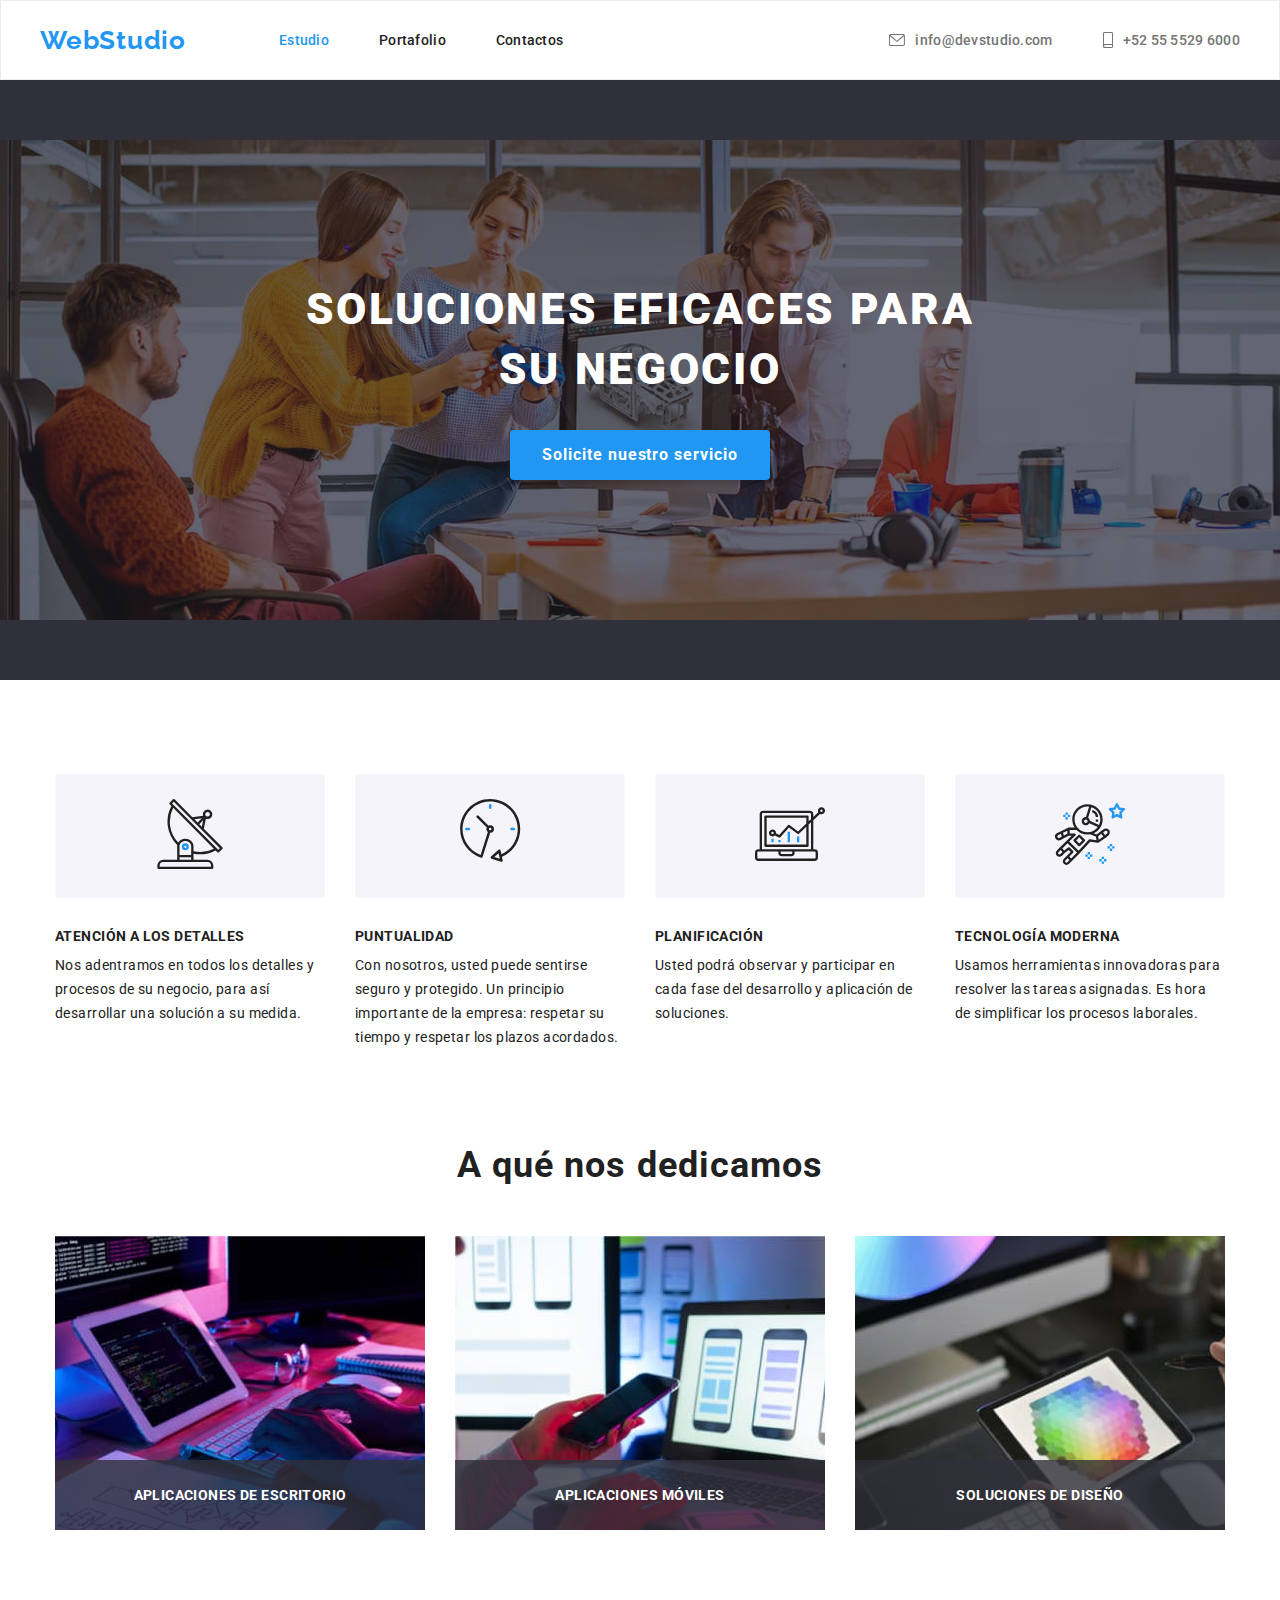
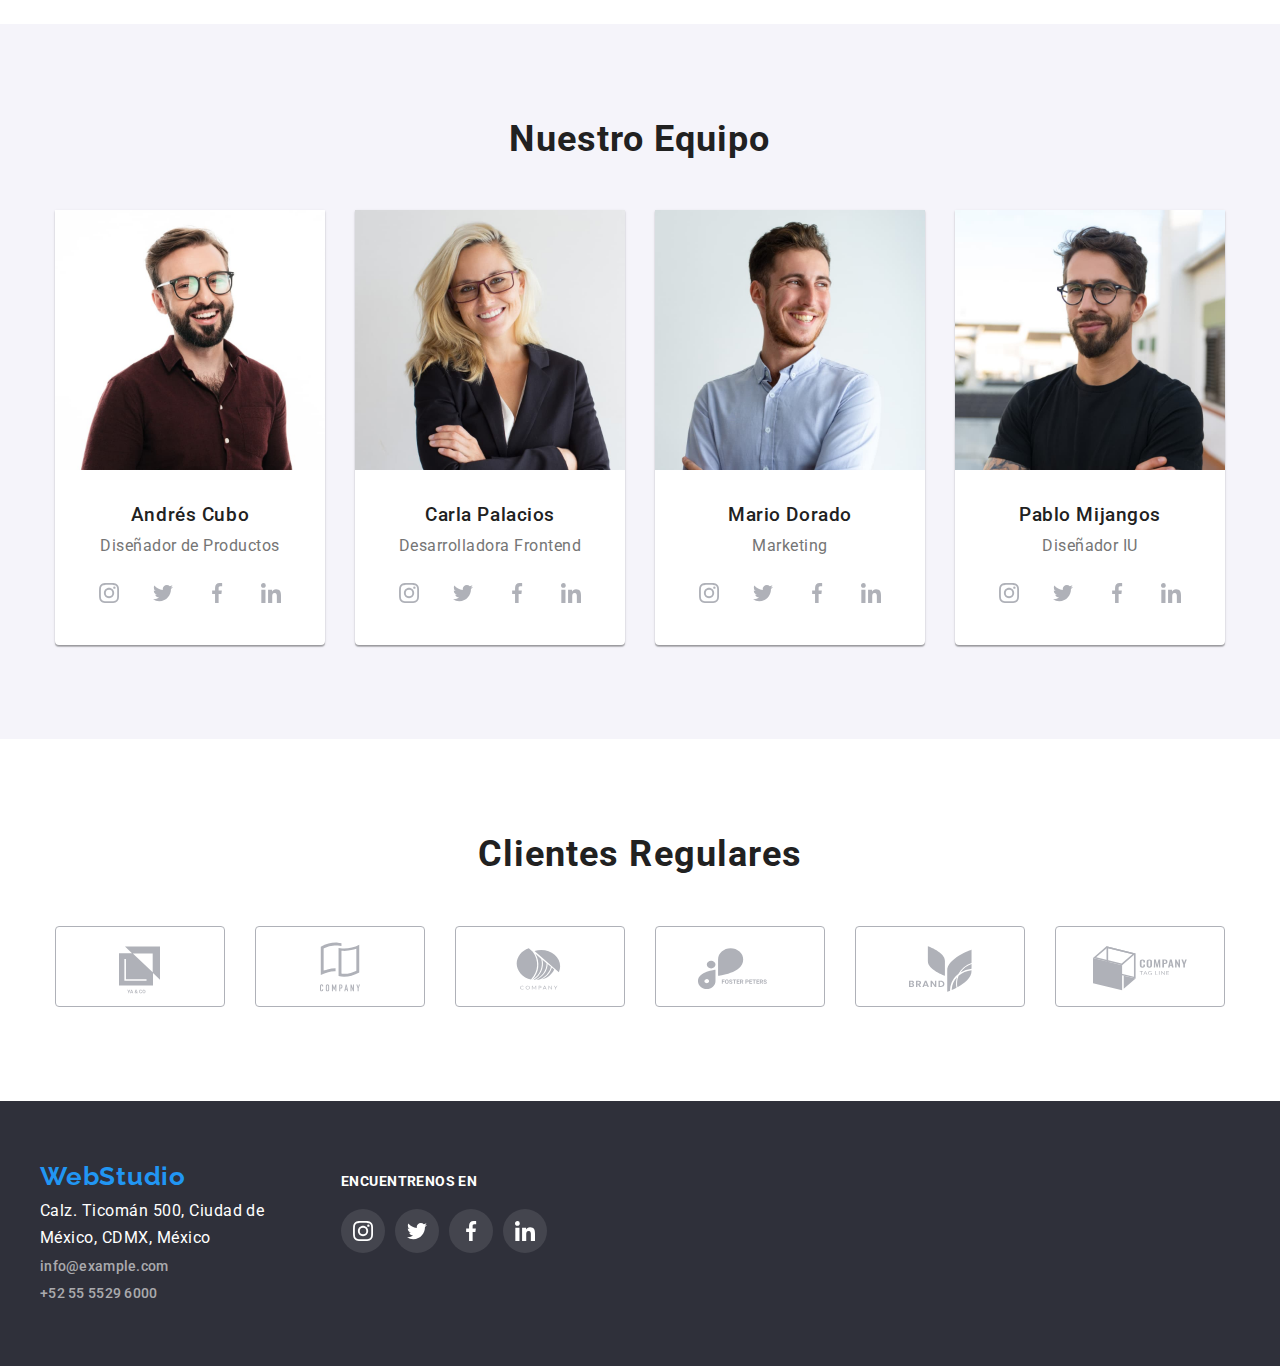
<file: index.html>
<!DOCTYPE html>
<html lang="es">
  <head>
    <meta charset="utf-8" />
    <meta name="viewport" content="width=device-width, initial-scale=1.0" />
    <link
      rel="stylesheet"
      href="https://cdnjs.cloudflare.com/ajax/libs/modern-normalize/1.0.0/modern-normalize.min.css"
    />
    <link rel="stylesheet" href="./css/styles.css" />
    <title>WebStudio - Home</title>
  </head>
  <body>
    <header class="header">
      <div class="container">
        <nav class="navbar">
          <a class="logo" href="./index.html">WebStudio</a>
          <ul class="navbar-list list">
            <li class="navbar-item"><a class="link active" href="./index.html">Estudio</a></li>
            <li class="navbar-item"><a class="link" href="./portfolio.html">Portafolio</a></li>
            <li class="navbar-item"><a class="link" href="#">Contactos</a></li>
          </ul>
        </nav>
        <ul class="navbar-list list contacts">
          <li class="navbar-item">
            <a class="link contact" href="mailto:info@devstudio.com">
              <svg class="contact-icon" width="16px" height="12px">
                <use href="./images/icons.svg#icon-sobre"></use>
              </svg>
              info@devstudio.com
            </a>
          </li>
          <li class="navbar-item">
            <a class="link contact" href="tel:+525555296000">
              <svg class="contact-icon" width="10px" height="16px">
                <use href="./images/icons.svg#icon-celular"></use>
              </svg>
              +52 55 5529 6000
            </a>
          </li>
        </ul>
      </div>
    </header>
    <main class="main">
      <section class="hero section">
        <div class="container">
          <h1 class="hero-title">SOLUCIONES EFICACES PARA SU NEGOCIO</h1>
          <button class="btn-hero btn active" type="button">Solicite nuestro servicio</button>
        </div>
      </section>
      <section class="targets section">
        <ul class="targets-list list container">
          <li class="target-item">
            <div class="target-icon">
              <svg width="70px" height="70px">
                <use href="./images/icons.svg#icon-antena"></use>
              </svg>
            </div>
            <h3 class="target-title">ATENCIÓN A LOS DETALLES</h3>
            <p class="target-description">
              Nos adentramos en todos los detalles y procesos de su negocio, para así desarrollar
              una solución a su medida.
            </p>
          </li>
          <li class="target-item">
            <div class="target-icon">
              <svg width="70px" height="70px">
                <use href="./images/icons.svg#icon-reloj"></use>
              </svg>
            </div>
            <h3 class="target-title">PUNTUALIDAD</h3>
            <p class="target-description">
              Con nosotros, usted puede sentirse seguro y protegido. Un principio importante de la
              empresa: respetar su tiempo y respetar los plazos acordados.
            </p>
          </li>
          <li class="target-item">
            <div class="target-icon">
              <svg width="70px" height="70px">
                <use href="./images/icons.svg#icon-planeacion"></use>
              </svg>
            </div>
            <h3 class="target-title">PLANIFICACIÓN</h3>
            <p class="target-description">
              Usted podrá observar y participar en cada fase del desarrollo y aplicación de
              soluciones.
            </p>
          </li>
          <li class="target-item">
            <div class="target-icon">
              <svg width="70px" height="70px">
                <use href="./images/icons.svg#icon-astronauta"></use>
              </svg>
            </div>
            <h3 class="target-title">TECNOLOGÍA MODERNA</h3>
            <p class="target-description">
              Usamos herramientas innovadoras para resolver las tareas asignadas. Es hora de
              simplificar los procesos laborales.
            </p>
          </li>
        </ul>
      </section>
      <section class="services section">
        <div class="container">
          <h2 class="services-title">A qué nos dedicamos</h2>
          <ul class="services-list list">
            <li class="service-item">
              <h3 class="service-description">APLICACIONES DE ESCRITORIO</h3>
            </li>
            <li class="service-item">
              <h3 class="service-description">APLICACIONES MÓVILES</h3>
            </li>
            <li class="service-item">
              <h3 class="service-description">SOLUCIONES DE DISEÑO</h3>
            </li>
          </ul>
        </div>
      </section>
      <section class="team section">
        <div class="container">
          <h2 class="team-title">Nuestro Equipo</h2>
          <ul class="team-list list">
            <li class="team-member">
              <img
                class="member-photo"
                src="./images/andres-cubo.jpg"
                alt="Andrés Cubo"
                width="270"
                height="260"
              />
              <h3 class="member-name">Andrés Cubo</h3>
              <p class="member-job">Diseñador de Productos</p>
              <ul class="member-socialnetwork-list list">
                <li class="member-socialnetwork-item">
                  <a class="socialnetwork-link link" href="#">
                    <svg class="socialnetwork-icon">
                      <use href="./images/icons.svg#icon-instagram"></use>
                    </svg>
                  </a>
                </li>
                <li class="member-socialnetwork-item">
                  <a class="socialnetwork-link link" href="#">
                    <svg class="socialnetwork-icon">
                      <use href="./images/icons.svg#icon-twitter"></use>
                    </svg>
                  </a>
                </li>
                <li class="member-socialnetwork-item">
                  <a class="socialnetwork-link link" href="#">
                    <svg class="socialnetwork-icon">
                      <use href="./images/icons.svg#icon-facebook"></use>
                    </svg>
                  </a>
                </li>
                <li class="member-socialnetwork-item">
                  <a class="socialnetwork-link link" href="#">
                    <svg class="socialnetwork-icon">
                      <use href="./images/icons.svg#icon-linkedin"></use>
                    </svg>
                  </a>
                </li>
              </ul>
            </li>
            <li class="team-member">
              <img
                class="member-photo"
                src="./images/carla-palacios.jpg"
                alt="Carla Palacios"
                width="270"
                height="260"
              />
              <h3 class="member-name">Carla Palacios</h3>
              <p class="member-job">Desarrolladora Frontend</p>
              <ul class="member-socialnetwork-list list">
                <li class="member-socialnetwork-item">
                  <a class="socialnetwork-link link" href="#">
                    <svg class="socialnetwork-icon">
                      <use href="./images/icons.svg#icon-instagram"></use>
                    </svg>
                  </a>
                </li>
                <li class="member-socialnetwork-item">
                  <a class="socialnetwork-link link" href="#">
                    <svg class="socialnetwork-icon">
                      <use href="./images/icons.svg#icon-twitter"></use>
                    </svg>
                  </a>
                </li>
                <li class="member-socialnetwork-item">
                  <a class="socialnetwork-link link" href="#">
                    <svg class="socialnetwork-icon">
                      <use href="./images/icons.svg#icon-facebook"></use>
                    </svg>
                  </a>
                </li>
                <li class="member-socialnetwork-item">
                  <a class="socialnetwork-link link" href="#">
                    <svg class="socialnetwork-icon">
                      <use href="./images/icons.svg#icon-linkedin"></use>
                    </svg>
                  </a>
                </li>
              </ul>
            </li>
            <li class="team-member">
              <img
                class="member-photo"
                src="./images/mario-dorado.jpg"
                alt="Mario Dorado"
                width="270"
                height="260"
              />
              <h3 class="member-name">Mario Dorado</h3>
              <p class="member-job">Marketing</p>
              <ul class="member-socialnetwork-list list">
                <li class="member-socialnetwork-item">
                  <a class="socialnetwork-link link" href="#">
                    <svg class="socialnetwork-icon">
                      <use href="./images/icons.svg#icon-instagram"></use>
                    </svg>
                  </a>
                </li>
                <li class="member-socialnetwork-item">
                  <a class="socialnetwork-link link" href="#">
                    <svg class="socialnetwork-icon">
                      <use href="./images/icons.svg#icon-twitter"></use>
                    </svg>
                  </a>
                </li>
                <li class="member-socialnetwork-item">
                  <a class="socialnetwork-link link" href="#">
                    <svg class="socialnetwork-icon">
                      <use href="./images/icons.svg#icon-facebook"></use>
                    </svg>
                  </a>
                </li>
                <li class="member-socialnetwork-item">
                  <a class="socialnetwork-link link" href="#">
                    <svg class="socialnetwork-icon">
                      <use href="./images/icons.svg#icon-linkedin"></use>
                    </svg>
                  </a>
                </li>
              </ul>
            </li>
            <li class="team-member">
              <img
                class="member-photo"
                src="./images/pablo-mijangos.jpg"
                alt="Pablo Mijangos"
                width="270"
                height="260"
              />
              <h3 class="member-name">Pablo Mijangos</h3>
              <p class="member-job">Diseñador IU</p>
              <ul class="member-socialnetwork-list list">
                <li class="member-socialnetwork-item">
                  <a class="socialnetwork-link link" href="#">
                    <svg class="socialnetwork-icon">
                      <use href="./images/icons.svg#icon-instagram"></use>
                    </svg>
                  </a>
                </li>
                <li class="member-socialnetwork-item">
                  <a class="socialnetwork-link link" href="#">
                    <svg class="socialnetwork-icon">
                      <use href="./images/icons.svg#icon-twitter"></use>
                    </svg>
                  </a>
                </li>
                <li class="member-socialnetwork-item">
                  <a class="socialnetwork-link link" href="#">
                    <svg class="socialnetwork-icon">
                      <use href="./images/icons.svg#icon-facebook"></use>
                    </svg>
                  </a>
                </li>
                <li class="member-socialnetwork-item">
                  <a class="socialnetwork-link link" href="#">
                    <svg class="socialnetwork-icon">
                      <use href="./images/icons.svg#icon-linkedin"></use>
                    </svg>
                  </a>
                </li>
              </ul>
            </li>
          </ul>
        </div>
      </section>
      <section class="clients section">
        <div class="container">
          <h2 class="clients-title">Clientes Regulares</h2>
          <ul class="clients-list list">
            <li class="client-item">
              <a class="client-link link" href="#">
                <svg class="client-icon">
                  <use href="./images/icons.svg#icon-yaco-c1"></use>
                </svg>
              </a>
            </li>
            <li class="client-item">
              <a class="client-link link" href="#">
                <svg class="client-icon">
                  <use href="./images/icons.svg#icon-company-c2"></use>
                </svg>
              </a>
            </li>
            <li class="client-item">
              <a class="client-link link" href="#">
                <svg class="client-icon">
                  <use href="./images/icons.svg#icon-company-c3"></use>
                </svg>
              </a>
            </li>
            <li class="client-item">
              <a class="client-link link" href="#">
                <svg class="client-icon">
                  <use href="./images/icons.svg#icon-foster-peters-c4"></use>
                </svg>
              </a>
            </li>
            <li class="client-item">
              <a class="client-link link" href="#">
                <svg class="client-icon">
                  <use href="./images/icons.svg#icon-brand-c5"></use>
                </svg>
              </a>
            </li>
            <li class="client-item">
              <a class="client-link link" href="#">
                <svg class="client-icon">
                  <use href="./images/icons.svg#icon-company-tagline-c6"></use>
                </svg>
              </a>
            </li>
          </ul>
        </div>
      </section>
    </main>
    <footer class="footer">
      <div class="container">
        <div class="footer-address">
          <a class="logo" href="./index.html">WebStudio</a>
          <address class="address">
            <ul class="address-list list">
              <li class="address-item">Calz. Ticomán 500, Ciudad de México, CDMX, México</li>
              <li class="address-item">
                <a class="address-link link" href="mailto:info@example.com">info@example.com</a>
              </li>
              <li class="address-item">
                <a class="address-link link" href="tel:+525555296000">+52 55 5529 6000</a>
              </li>
            </ul>
          </address>
        </div>
        <div class="footer-socialnetworks">
          <h3 class="find-us">ENCUENTRENOS EN</h3>
          <ul class="findus-socialnetwork-list list">
            <li class="findus-socialnetwork-item">
              <a class="fu-socialnetwork-link link" href="#">
                <svg class="fu-socialnetwork-icon">
                  <use href="./images/icons.svg#icon-instagram"></use>
                </svg>
              </a>
            </li>
            <li class="findus-socialnetwork-item">
              <a class="fu-socialnetwork-link link" href="#">
                <svg class="fu-socialnetwork-icon">
                  <use href="./images/icons.svg#icon-twitter"></use>
                </svg>
              </a>
            </li>
            <li class="findus-socialnetwork-item">
              <a class="fu-socialnetwork-link link" href="#">
                <svg class="fu-socialnetwork-icon">
                  <use href="./images/icons.svg#icon-facebook"></use>
                </svg>
              </a>
            </li>
            <li class="findus-socialnetwork-item">
              <a class="fu-socialnetwork-link link" href="#">
                <svg class="fu-socialnetwork-icon">
                  <use href="./images/icons.svg#icon-linkedin"></use>
                </svg>
              </a>
            </li>
          </ul>
        </div>
      </div>
    </footer>
  </body>
</html>
</file>
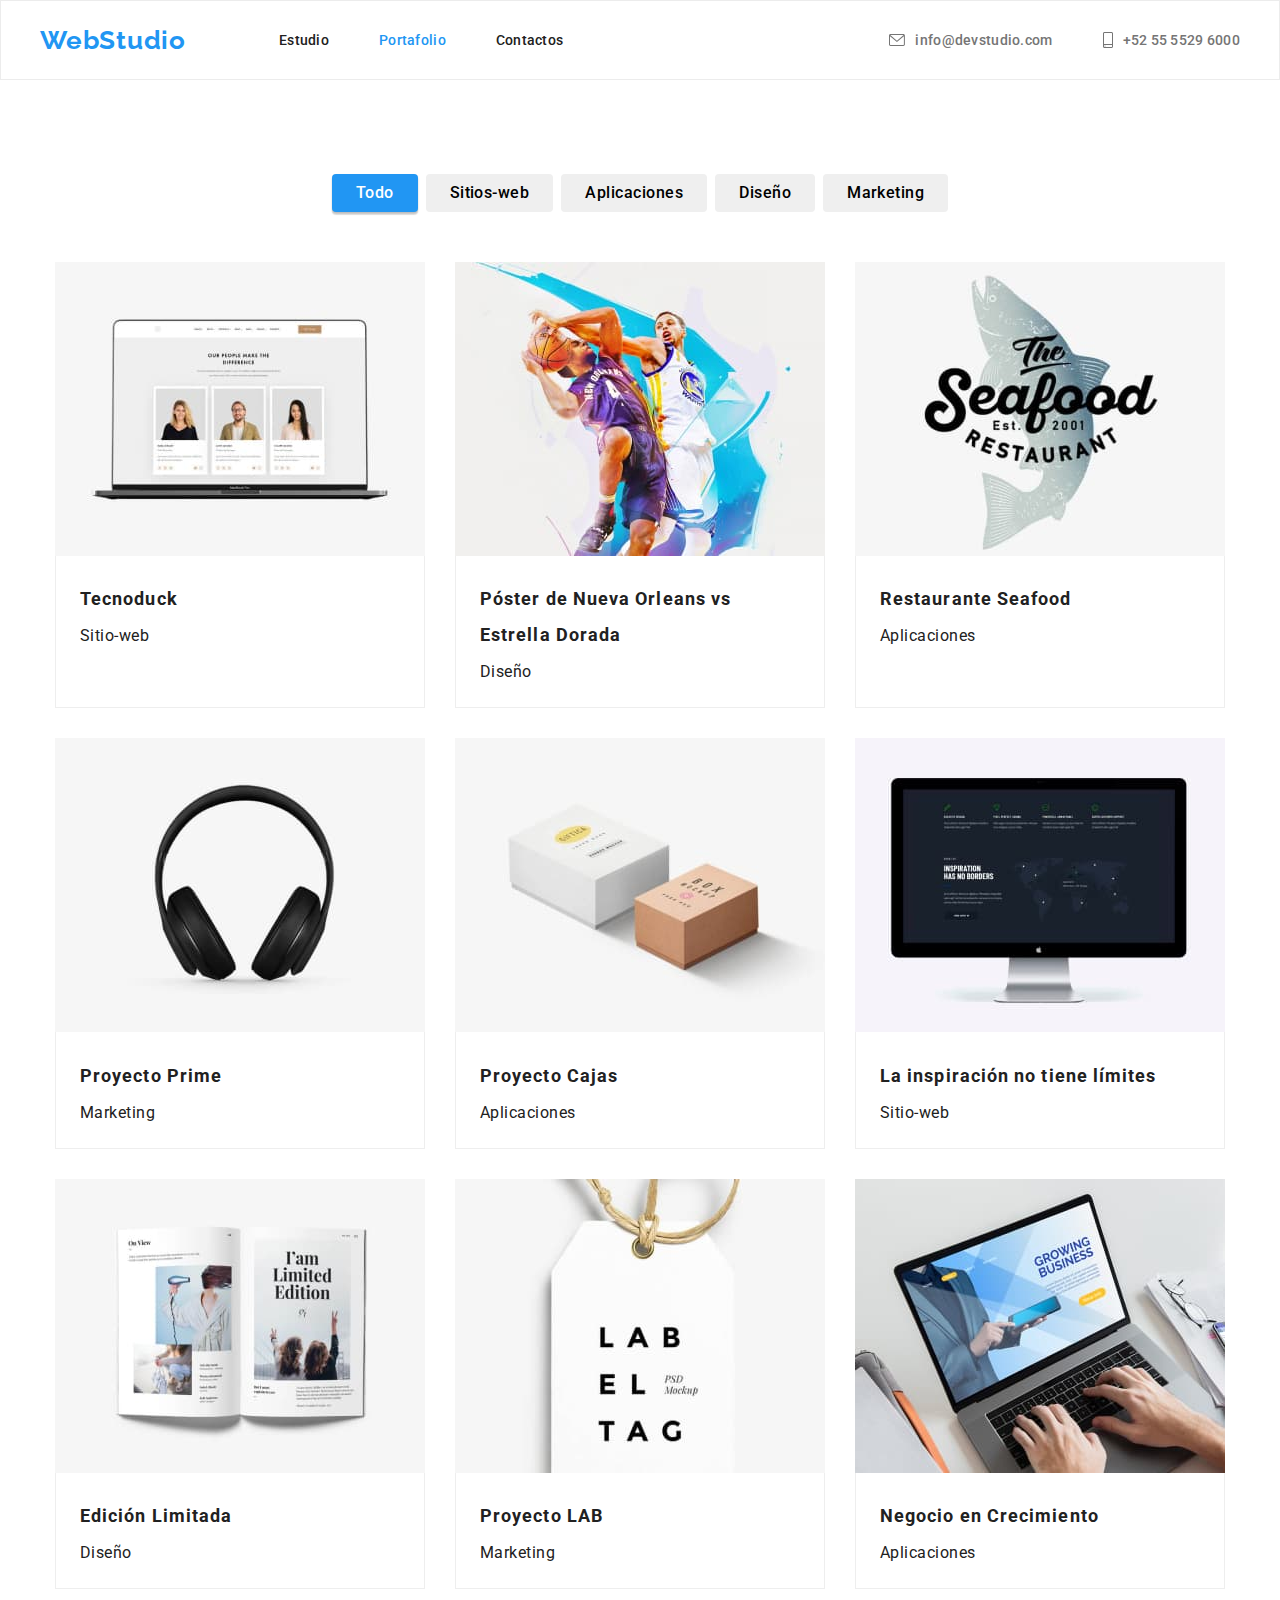
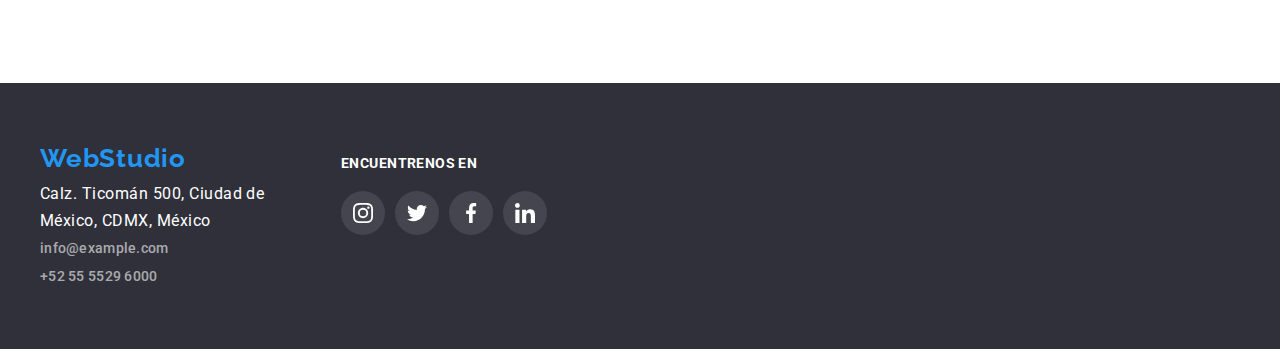
<file: portfolio.html>
<!DOCTYPE html>
<html lang="es">
  <head>
    <meta charset="utf-8" />
    <meta name="viewport" content="width=device-width, initial-scale=1.0" />
    <link
      rel="stylesheet"
      href="https://cdnjs.cloudflare.com/ajax/libs/modern-normalize/1.0.0/modern-normalize.min.css"
    />
    <link rel="stylesheet" href="./css/styles.css" />
    <title>WebStudio - Portfolio</title>
  </head>
  <body>
    <header class="header">
      <div class="container">
        <nav class="navbar">
          <a class="logo" href="./index.html">WebStudio</a>
          <ul class="navbar-list list">
            <li class="navbar-item"><a class="link" href="./index.html">Estudio</a></li>
            <li class="navbar-item">
              <a class="link active" href="./portfolio.html">Portafolio</a>
            </li>
            <li class="navbar-item"><a class="link" href="#">Contactos</a></li>
          </ul>
        </nav>
        <ul class="navbar-list list contacts">
          <li class="navbar-item">
            <a class="link contact" href="mailto:info@devstudio.com">
              <svg class="contact-icon" width="16px" height="12px">
                <use href="./images/icons.svg#icon-sobre"></use>
              </svg>
              info@devstudio.com
            </a>
          </li>
          <li class="navbar-item">
            <a class="link contact" href="tel:+525555296000">
              <svg class="contact-icon" width="10px" height="16px">
                <use href="./images/icons.svg#icon-celular"></use>
              </svg>
              +52 55 5529 6000
            </a>
          </li>
        </ul>
      </div>
    </header>
    <main class="main">
      <section class="portfolio section">
        <div class="container">
          <ul class="portfolio-filter-list list">
            <li class="category-item">
              <button class="category-btn btn active" type="button">Todo</button>
            </li>
            <li class="category-item">
              <button class="category-btn btn" type="button">Sitios-web</button>
            </li>
            <li class="category-item">
              <button class="category-btn btn" type="button">Aplicaciones</button>
            </li>
            <li class="category-item">
              <button class="category-btn btn" type="button">Diseño</button>
            </li>
            <li class="category-item">
              <button class="category-btn btn" type="button">Marketing</button>
            </li>
          </ul>
          <ul class="portfolio-list list">
            <li class="portfolio-card">
              <img
                class="card-image"
                src="./images/tecnoduck.jpg"
                alt="Sitio Web Tecnoduck"
                width="370"
                height="294"
              />
              <div class="card-description">
                <h3 class="card-title">Tecnoduck</h3>
                <p class="card-category">Sitio-web</p>
              </div>
            </li>
            <li class="portfolio-card">
              <img
                class="card-image"
                src="./images/nba-poster.jpg"
                alt="Poster de la NBA"
                width="370"
                height="294"
              />
              <div class="card-description">
                <h3 class="card-title">Póster de Nueva Orleans vs Estrella Dorada</h3>
                <p class="card-category">Diseño</p>
              </div>
            </li>
            <li class="portfolio-card">
              <img
                class="card-image"
                src="./images/seafood.jpg"
                alt="Restaurante Seafood"
                width="370"
                height="294"
              />
              <div class="card-description">
                <h3 class="card-title">Restaurante Seafood</h3>
                <p class="card-category">Aplicaciones</p>
              </div>
            </li>
            <li class="portfolio-card">
              <img
                class="card-image"
                src="./images/prime-project.jpg"
                alt="Proyecto Prime"
                width="370"
                height="294"
              />
              <div class="card-description">
                <h3 class="card-title">Proyecto Prime</h3>
                <p class="card-category">Marketing</p>
              </div>
            </li>
            <li class="portfolio-card">
              <img
                class="card-image"
                src="./images/boxes-project.jpg"
                alt="Proyecto Cajas"
                width="370"
                height="294"
              />
              <div class="card-description">
                <h3 class="card-title">Proyecto Cajas</h3>
                <p class="card-category">Aplicaciones</p>
              </div>
            </li>
            <li class="portfolio-card">
              <img
                class="card-image"
                src="./images/limitless-web.jpg"
                alt="Sitio Web La inspiración no tiene límites"
                width="370"
                height="294"
              />
              <div class="card-description">
                <h3 class="card-title">La inspiración no tiene límites</h3>
                <p class="card-category">Sitio-web</p>
              </div>
            </li>
            <li class="portfolio-card">
              <img
                class="card-image"
                src="./images/limited-edition.jpg"
                alt="Diseño Edición Limitada"
                width="370"
                height="294"
              />
              <div class="card-description">
                <h3 class="card-title">Edición Limitada</h3>
                <p class="card-category">Diseño</p>
              </div>
            </li>
            <li class="portfolio-card">
              <img
                class="card-image"
                src="./images/lab-project.jpg"
                alt="Proyecto LAB"
                width="370"
                height="294"
              />
              <div class="card-description">
                <h3 class="card-title">Proyecto LAB</h3>
                <p class="card-category">Marketing</p>
              </div>
            </li>
            <li class="portfolio-card">
              <img
                class="card-image"
                src="./images/growing-business.jpg"
                alt="Negocio en Crecimiento"
                width="370"
                height="294"
              />
              <div class="card-description">
                <h3 class="card-title">Negocio en Crecimiento</h3>
                <p class="card-category">Aplicaciones</p>
              </div>
            </li>
          </ul>
        </div>
      </section>
    </main>
    <footer class="footer">
      <div class="container">
        <div class="footer-address">
          <a class="logo" href="./index.html">WebStudio</a>
          <address class="address">
            <ul class="address-list list">
              <li class="address-item">Calz. Ticomán 500, Ciudad de México, CDMX, México</li>
              <li class="address-item">
                <a class="address-link link" href="mailto:info@example.com">info@example.com</a>
              </li>
              <li class="address-item">
                <a class="address-link link" href="tel:+525555296000">+52 55 5529 6000</a>
              </li>
            </ul>
          </address>
        </div>
        <div class="footer-socialnetworks">
          <h3 class="find-us">ENCUENTRENOS EN</h3>
          <ul class="findus-socialnetwork-list list">
            <li class="findus-socialnetwork-item">
              <a class="fu-socialnetwork-link link" href="#">
                <svg class="fu-socialnetwork-icon">
                  <use href="./images/icons.svg#icon-instagram"></use>
                </svg>
              </a>
            </li>
            <li class="findus-socialnetwork-item">
              <a class="fu-socialnetwork-link link" href="#">
                <svg class="fu-socialnetwork-icon">
                  <use href="./images/icons.svg#icon-twitter"></use>
                </svg>
              </a>
            </li>
            <li class="findus-socialnetwork-item">
              <a class="fu-socialnetwork-link link" href="#">
                <svg class="fu-socialnetwork-icon">
                  <use href="./images/icons.svg#icon-facebook"></use>
                </svg>
              </a>
            </li>
            <li class="findus-socialnetwork-item">
              <a class="fu-socialnetwork-link link" href="#">
                <svg class="fu-socialnetwork-icon">
                  <use href="./images/icons.svg#icon-linkedin"></use>
                </svg>
              </a>
            </li>
          </ul>
        </div>
      </div>
    </footer>
  </body>
</html>
</file>
<file: css/styles.css>
@import url('https://fonts.googleapis.com/css2?family=Raleway:wght@700&family=Roboto:wght@400;500;700;900&display=swap');

:root {
  --white: #fff;
  --white-o10: #ffffff1a;
  --highlighted-color: #2196f3;
  --second-text-color: #757575;
  --icon-color-default: #afb1b8;
  --main-text-color: #212121;
  --main-bg-color: #2f303a;
  --second-bg-color: #2f303acc;
  --third-bg-color: #f5f4fa;
  --border-color: #ececec;
  --main-text-ff: 'Roboto';
  --second-text-ff: 'Raleway';
}

* {
  padding: 0;
  margin: 0;
}

:focus {
  outline-style: none;
}

body {
  font-family: var(--main-text-ff), sans-serif;
  color: var(--main-text-color);
}

.container {
  width: 1200px;
  margin: 0 auto;
}

.section {
  padding: 94px 0;
}

.link {
  color: var(--main-text-color);
  text-decoration: none;
}

.list {
  list-style: none;
}

.header {
  display: flex;
  align-items: center;
  height: 80px;
  border: 1px solid var(--border-color);
}

.header .container {
  display: flex;
  justify-content: space-between;
  align-items: center;
}

.navbar {
  display: flex;
}

.navbar .logo {
  margin-right: 93px;
}

.navbar-list {
  display: flex;
  align-items: center;
  gap: 50px;
}

.contact-icon {
  margin-right: 10px;
}

.logo {
  font-family: var(--second-text-ff);
  color: var(--highlighted-color);
  font-size: 26px;
  font-weight: 700;
  line-height: 1.17;
  text-decoration: none;
  letter-spacing: 0.03em;
}

.link {
  color: var(--main-text-color);
  font-size: 14px;
  font-weight: 500;
  text-decoration: none;
  line-height: 1.17;
  letter-spacing: 0.02em;
}

.link.contact {
  display: flex;
  align-items: center;
  color: var(--second-text-color);
}

.contact-icon {
  fill: currentColor;
}

.link.contact:hover {
  fill: var(--highlighted-color);
}

.btn {
  cursor: pointer;
  border: none;
  border-radius: 4px;
}

.btn-hero {
  padding: 10px 32px;
  font-weight: 700;
  line-height: 1.875;
  letter-spacing: 0.06em;
  color: var(--white);
  background-color: var(--highlighted-color);
  border-radius: 4px;
  box-shadow: 0px 4px 4px 0px rgba(0 0 0 / 0.15);
}

.portfolio-filter-list {
  display: flex;
  justify-content: center;
  gap: 8px;
  margin-bottom: 50px;
}

.category-btn {
  padding: 6px 24px;
  font-weight: 500;
  line-height: 1.625;
  letter-spacing: 0.03em;
}

.category-btn.active,
.category-btn:focus,
.category-btn:hover {
  color: var(--white);
  background-color: var(--highlighted-color);
  box-shadow: 0px 2px 2px 0px rgba(0 0 0 / 0.12), 0px 1px 2px 0px rgba(0 0 0 / 0.08),
    0px 3px 1px 0px rgba(0 0 0 / 0.1);
}

.link.active,
.link:hover,
.link:focus {
  color: var(--highlighted-color);
}

.hero {
  padding: 200px 0;
  background-image: linear-gradient(rgba(47 48 58 / 0.4), rgba(47 48 58 / 0.4)),
    url(../images/hero-bg.jpg);
  background-position: center;
  background-repeat: no-repeat;
  background-size: contain;
}

.hero .container {
  display: flex;
  flex-direction: column;
  justify-content: center;
  align-items: center;
}

.hero-title {
  width: 696px;
  margin-bottom: 30px;
  font-size: 44px;
  font-weight: 900;
  line-height: 1.36;
  letter-spacing: 0.06em;
  text-align: center;
  color: var(--white);
}

.targets {
  padding-bottom: 0;
}

.targets-list,
.services-list,
.clients-list {
  display: flex;
  justify-content: center;
  gap: 30px;
}

.target-item {
  width: 270px;
}

.target-icon {
  padding: 25px 100px;
  margin-bottom: 30px;
  background-color: var(--third-bg-color);
  border-radius: 4px;
}

.target-title {
  margin-bottom: 10px;
  font-size: 14px;
  font-weight: 700;
  line-height: 1.17;
  letter-spacing: 0.03em;
}

.target-description {
  font-size: 14px;
  line-height: 1.71;
  letter-spacing: 0.03em;
}

.services-title,
.team-title,
.clients-title {
  margin: 0 0 50px 0;
  text-align: center;
  font-size: 36px;
  font-weight: 700;
  line-height: 1.17;
  letter-spacing: 0.03em;
}

.service-item {
  display: flex;
  flex-direction: column-reverse;
  width: 370px;
  height: 294px;
}

.service-item:nth-child(1) {
  background-image: url(../images/logic.jpg);
}

.service-item:nth-child(2) {
  background-image: url(../images/mobile-app.jpg);
}

.service-item:nth-child(3) {
  background-image: url(../images/colours-palette.jpg);
}

.service-description {
  padding: 27px 0;
  font-size: 14px;
  letter-spacing: 0.03em;
  font-weight: 700;
  text-align: center;
  text-transform: uppercase;
  color: var(--white);
  background-color: var(--second-bg-color);
}

.team {
  background-color: var(--third-bg-color);
}

.team-list {
  display: flex;
  justify-content: center;
  gap: 30px;
}

.team-member {
  text-align: center;
  border-radius: 0px 0px 4px 4px;
  background: var(--white);
  box-shadow: 0px 2px 1px 0px rgba(0 0 0 / 0.2), 0px 1px 1px 0px rgba(0 0 0 / 0.14),
    0px 1px 3px 0px rgba(0 0 0 / 0.12);
}

.member-name {
  margin-top: 30px;
  font-weight: 500;
  line-height: 1.17;
  letter-spacing: 0.03em;
}

.member-job {
  margin: 10px 0 16px;
  line-height: 1.17;
  letter-spacing: 0.03em;
  color: var(--second-text-color);
}

.member-socialnetwork-list {
  margin-bottom: 30px;
  display: flex;
  justify-content: center;
  gap: 10px;
}

.socialnetwork-link {
  display: flex;
  align-items: center;
  justify-content: center;
  width: 44px;
  height: 44px;
  background-color: var(--white);
  color: var(--icon-color-default);
  border-radius: 50px;
}

.socialnetwork-link:hover,
.socialnetwork-link:focus,
.fu-socialnetwork-link:hover,
.fu-socialnetwork-link:focus {
  background-color: var(--highlighted-color);
  color: var(--white);
}

.socialnetwork-icon {
  width: 20px;
  fill: currentColor;
}

.fu-socialnetwork-icon {
  width: 20px;
  fill: currentColor;
}

.client-link {
  display: flex;
  justify-content: center;
  align-items: center;
  width: 170px;
  height: 81px;
  border: 1px solid var(--icon-color-default);
  color: var(--icon-color-default);
  border-radius: 4px;
}

.client-link:hover,
.client-link:focus {
  color: var(--highlighted-color);
  border-color: var(--highlighted-color);
}

.client-icon {
  width: 106px;
  fill: currentColor;
}

.address {
  margin-top: 6px;
  font-style: normal;
}

.address-list {
  width: 231px;
  row-gap: 9px;
}

.address-item {
  line-height: 1.71;
  letter-spacing: 0.03em;
  color: var(--white);
}

.address-link {
  color: rgb(255 255 255 / 0.6);
}

.card-description {
  padding: 20px 24px;
}

.card-title {
  margin-bottom: 4px;
  font-size: 18px;
  font-weight: 700;
  line-height: 2;
  letter-spacing: 0.06em;
}

.card-category {
  line-height: 1.875;
  letter-spacing: 0.03em;
}

.hero,
.footer {
  background-color: var(--main-bg-color);
}

.footer .container {
  display: flex;
  column-gap: 70px;
}

.footer-address {
  padding: 60px 0;
}

.footer-socialnetworks {
  padding-top: 72px;
}

.find-us {
  padding-bottom: 20px;
  font-weight: 700;
  font-size: 14px;
  letter-spacing: 0.03em;
  color: var(--white);
  text-transform: uppercase;
}

.findus-socialnetwork-list {
  display: flex;
  gap: 10px;
}

.fu-socialnetwork-link {
  display: flex;
  align-items: center;
  justify-content: center;
  width: 44px;
  height: 44px;
  background-color: var(--white-o10);
  color: var(--white);
  border-radius: 50px;
}

.portfolio-list {
  display: flex;
  justify-content: center;
  flex-wrap: wrap;
  gap: 30px;
}

.portfolio-card {
  width: 370px;
  border: 1px solid #eee;
  cursor: pointer;
}

.portfolio-card:hover,
.portfolio-card:focus {
  box-shadow: 1px 4px 6px 0px rgba(0 0 0 / 0.16), 0px 4px 4px 0px rgba(0 0 0 / 0.06),
    0px 1px 1px 0px rgba(0 0 0 / 0.12);
}

.card-image {
  position: relative;
  left: -1px;
  top: -1px;
}
</file>
